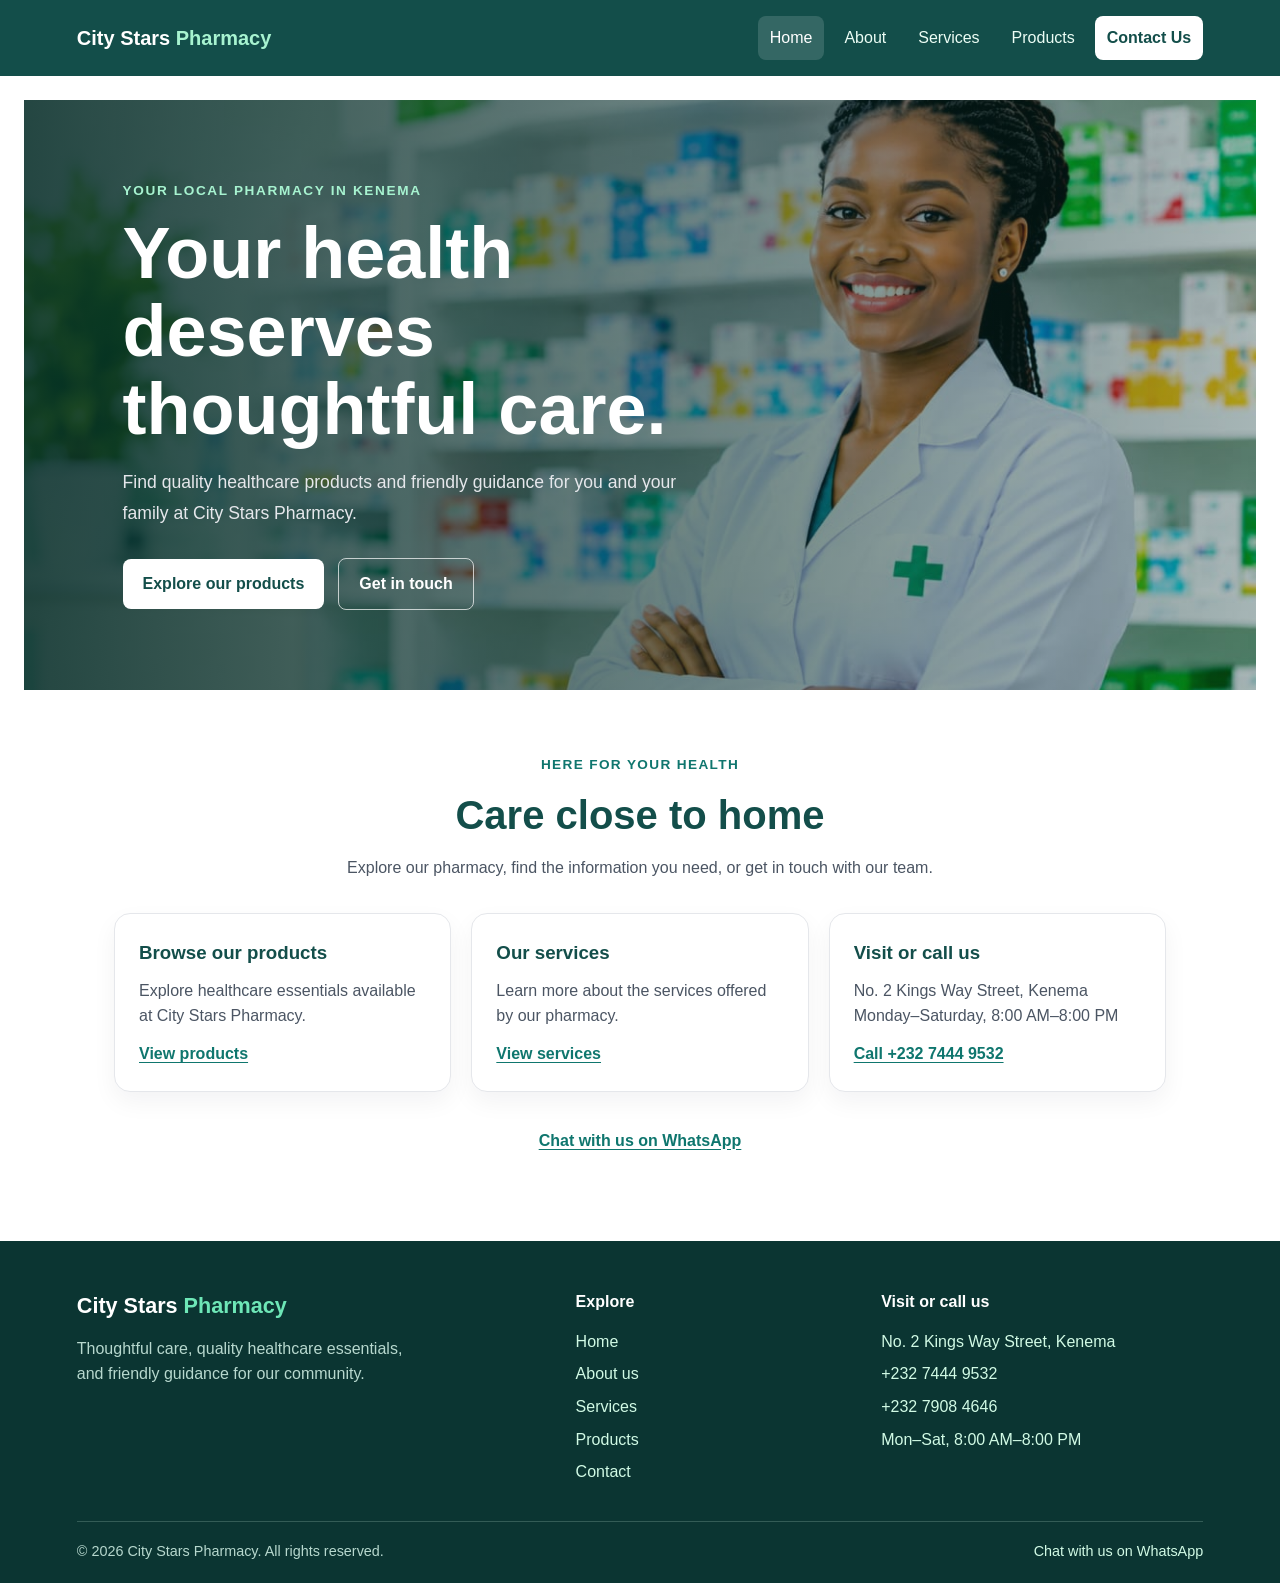
<file: index.html>
<!doctype html>
<html lang="en">
  <head>
    <meta charset="UTF-8" />
    <meta name="viewport" content="width=device-width, initial-scale=1.0" />
    <title>City Stars Pharmacy</title>
    <link rel="stylesheet" href="css/style.css" />
    <link rel="icon" type="image/png" href="images/favicon.png" />
  </head>
  <body>
    <header class="site-header">
      <a class="brand" href="index.html">City Stars <span>Pharmacy</span></a>
      <button class="menu-toggle" type="button" aria-expanded="false" aria-controls="site-nav">
        <span class="menu-toggle-icon" aria-hidden="true"></span>
        <span class="menu-toggle-label">Menu</span>
      </button>
      <nav class="site-nav" id="site-nav" aria-label="Main navigation">
        <ul>
          <li><a href="index.html" aria-current="page">Home</a></li>
          <li><a href="about.html">About</a></li>
          <li><a href="services.html">Services</a></li>
          <li><a href="product.html">Products</a></li>
          <li><a class="nav-contact" href="contact.html">Contact Us</a></li>
        </ul>
      </nav>
    </header>
    <script src="js/navigation.js" defer></script>

<main>
  <section class="home-hero">
    <div class="hero-content">
      <p class="hero-label">Your local pharmacy in Kenema</p>
      <h1>Your health deserves thoughtful care.</h1>
      <p class="hero-description">
        Find quality healthcare products and friendly guidance for you and
        your family at City Stars Pharmacy.
      </p>
      <div class="hero-actions">
        <a href="product.html" class="hero-btn">Explore our products</a>
        <a href="contact.html" class="hero-link">Get in touch</a>
      </div>
    </div>
  </section>

  <section class="home-details" aria-labelledby="home-details-title">
  <div class="home-details-heading">
    <p class="home-section-label">Here for your health</p>
    <h2 id="home-details-title">Care close to home</h2>
    <p>Explore our pharmacy, find the information you need, or get in touch with our team.</p>
  </div>

  <div class="home-details-grid">
    <article class="home-detail-card">
      <h3>Browse our products</h3>
      <p>Explore healthcare essentials available at City Stars Pharmacy.</p>
      <a href="product.html">View products</a>
    </article>

    <article class="home-detail-card">
      <h3>Our services</h3>
      <p>Learn more about the services offered by our pharmacy.</p>
      <a href="services.html">View services</a>
    </article>

    <article class="home-detail-card">
      <h3>Visit or call us</h3>
      <p>No. 2 Kings Way Street, Kenema</p>
      <p>Monday–Saturday, 8:00 AM–8:00 PM</p>
      <a href="tel:+23274449532">Call +232 7444 9532</a>
    </article>
  </div>

  <p class="home-whatsapp">
    <a href="https://wa.me/23274449532" target="_blank" rel="noopener noreferrer">
      Chat with us on WhatsApp
    </a>
  </p>
</section>
</main>
    <footer class="footer">
  <div class="footer-main">
    <section class="footer-about" aria-labelledby="footer-brand">
      <a class="footer-brand" id="footer-brand" href="index.html">City Stars <span>Pharmacy</span></a>
      <p>Thoughtful care, quality healthcare essentials, and friendly guidance for our community.</p>
    </section>
    <nav class="footer-links" aria-label="Footer navigation">
      <h2>Explore</h2>
      <ul>
        <li><a href="index.html">Home</a></li>
        <li><a href="about.html">About us</a></li>
        <li><a href="services.html">Services</a></li>
        <li><a href="product.html">Products</a></li>
        <li><a href="contact.html">Contact</a></li>
      </ul>
    </nav>
    <section class="footer-contact" aria-labelledby="footer-contact-heading">
      <h2 id="footer-contact-heading">Visit or call us</h2>
      <address>
        <p>No. 2 Kings Way Street, Kenema</p>
        <p><a href="tel:+23274449532">+232 7444 9532</a></p>
        <p><a href="tel:+23279084646">+232 7908 4646</a></p>
        <p>Mon–Sat, 8:00 AM–8:00 PM</p>
      </address>
    </section>
  </div>
  <div class="footer-bottom">
    <p>&copy; 2026 City Stars Pharmacy. All rights reserved.</p>
    <a href="https://wa.me/23274449532" target="_blank" rel="noopener noreferrer">Chat with us on WhatsApp</a>
  </div>
</footer>
  </body>
</html>
</file>
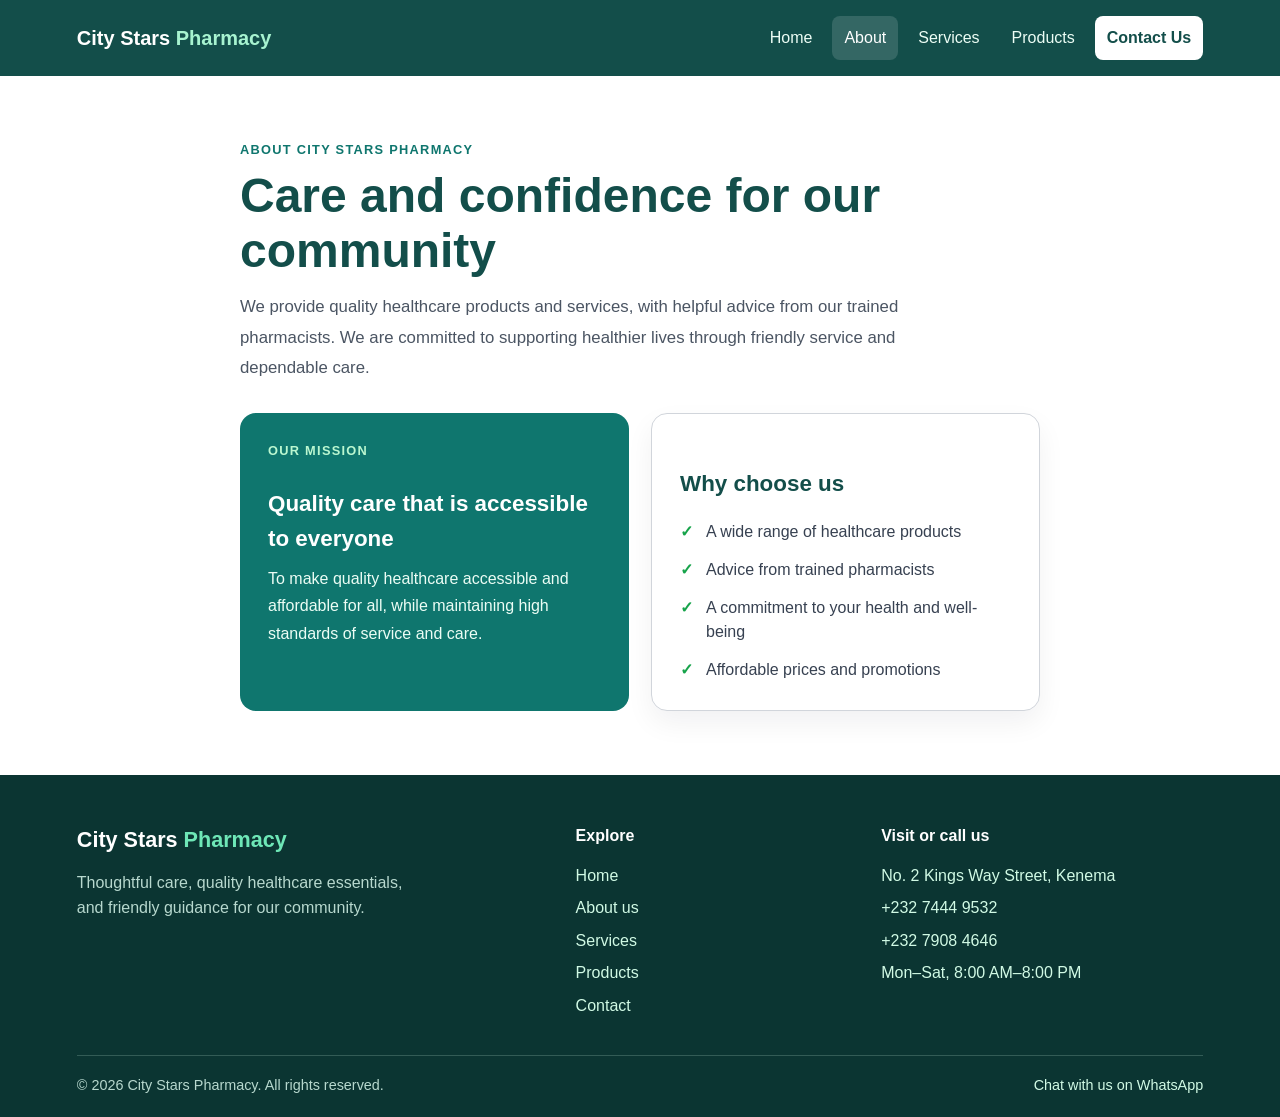
<file: about.html>
<!doctype html>
<html lang="en">
  <head>
    <meta charset="UTF-8" />
    <meta name="viewport" content="width=device-width, initial-scale=1.0" />
    <title>City Stars Pharmacy - About</title>
    <link rel="stylesheet" href="css/style.css" />
    <link rel="icon" type="image/png" href="images/favicon.png" />
  </head>
  <body>
    <header class="site-header">
      <a class="brand" href="index.html">City Stars <span>Pharmacy</span></a>
      <button class="menu-toggle" type="button" aria-expanded="false" aria-controls="site-nav">
        <span class="menu-toggle-icon" aria-hidden="true"></span>
        <span class="menu-toggle-label">Menu</span>
      </button>
      <nav class="site-nav" id="site-nav" aria-label="Main navigation">
        <ul>
          <li><a href="index.html">Home</a></li>
          <li><a href="about.html" aria-current="page">About</a></li>
          <li><a href="services.html">Services</a></li>
          <li><a href="product.html">Products</a></li>
          <li><a class="nav-contact" href="contact.html">Contact Us</a></li>
        </ul>
      </nav>
    </header>
    <script src="js/navigation.js" defer></script>

    <main>

        <section class="page-section about-page">
  <div class="about-heading">
    <p class="about-label">About City Stars Pharmacy</p>
    <h1>Care and confidence for our community</h1>
    <p class="about-intro">
      We provide quality healthcare products and services, with helpful advice
      from our trained pharmacists. We are committed to supporting healthier
      lives through friendly service and dependable care.
    </p>
  </div>

  <div class="about-grid">
    <section class="mission-card">
      <p class="card-label">Our mission</p>
      <h3>Quality care that is accessible to everyone</h3>
      <p>
        To make quality healthcare accessible and affordable for all, while
        maintaining high standards of service and care.
      </p>
    </section>

    <section class="reasons-card">
      <h3>Why choose us</h3>
      <ul class="reasons-list">
        <li>A wide range of healthcare products</li>
        <li>Advice from trained pharmacists</li>
        <li>A commitment to your health and well-being</li>
        <li>Affordable prices and promotions</li>
      </ul>
    </section>
  </div>
</section>

    </main>

    <footer class="footer">
      <div class="footer-main">
        <section class="footer-about" aria-labelledby="footer-brand">
          <a class="footer-brand" id="footer-brand" href="index.html">City Stars <span>Pharmacy</span></a>
          <p>Thoughtful care, quality healthcare essentials, and friendly guidance for our community.</p>
        </section>
        <nav class="footer-links" aria-label="Footer navigation">
          <h2>Explore</h2>
          <ul>
            <li><a href="index.html">Home</a></li>
            <li><a href="about.html">About us</a></li>
            <li><a href="services.html">Services</a></li>
            <li><a href="product.html">Products</a></li>
            <li><a href="contact.html">Contact</a></li>
          </ul>
        </nav>
        <section class="footer-contact" aria-labelledby="footer-contact-heading">
          <h2 id="footer-contact-heading">Visit or call us</h2>
          <address>
            <p>No. 2 Kings Way Street, Kenema</p>
            <p><a href="tel:+23274449532">+232 7444 9532</a></p>
            <p><a href="tel:+23279084646">+232 7908 4646</a></p>
            <p>Mon–Sat, 8:00 AM–8:00 PM</p>
          </address>
        </section>
      </div>
      <div class="footer-bottom">
        <p>&copy; 2026 City Stars Pharmacy. All rights reserved.</p>
        <a href="https://wa.me/23274449532" target="_blank" rel="noopener noreferrer">Chat with us on WhatsApp</a>
      </div>
    </footer>

  </body>
</html>
</file>
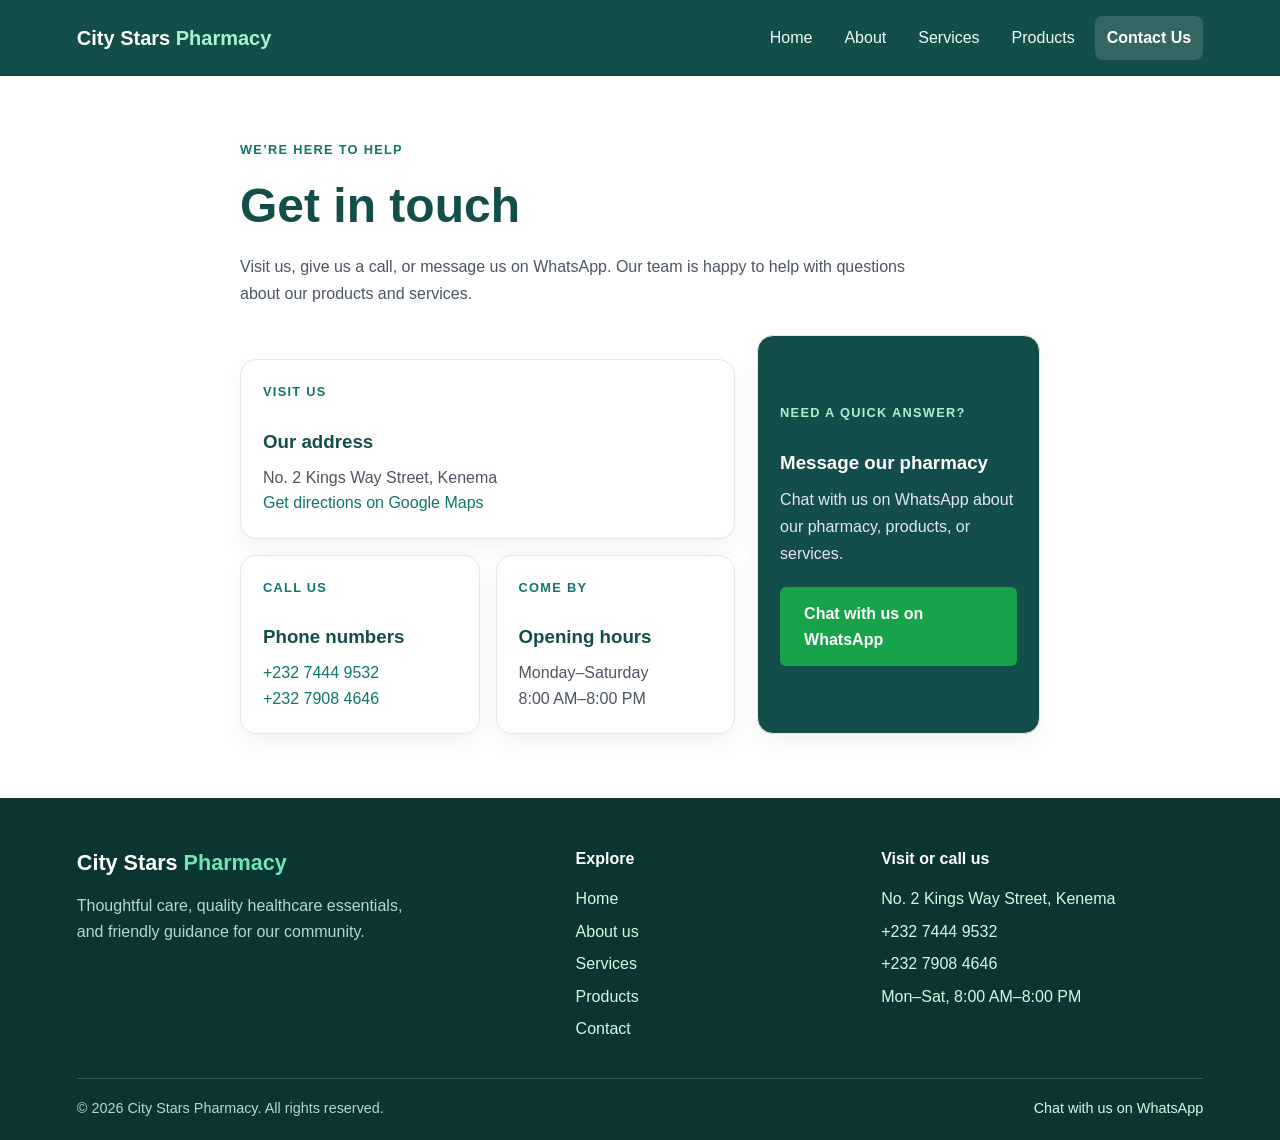
<file: contact.html>
<!doctype html>
<html lang="en">
  <head>
    <meta charset="UTF-8" />
    <meta name="viewport" content="width=device-width, initial-scale=1.0" />
    <title>City Stars Pharmacy - Contact</title>
    <link rel="stylesheet" href="css/style.css" />
    <link rel="icon" type="image/png" href="images/favicon.png" />
  </head>
  <body>
    <header class="site-header">
      <a class="brand" href="index.html">City Stars <span>Pharmacy</span></a>
      <button class="menu-toggle" type="button" aria-expanded="false" aria-controls="site-nav">
        <span class="menu-toggle-icon" aria-hidden="true"></span>
        <span class="menu-toggle-label">Menu</span>
      </button>
      <nav class="site-nav" id="site-nav" aria-label="Main navigation">
        <ul>
          <li><a href="index.html">Home</a></li>
          <li><a href="about.html">About</a></li>
          <li><a href="services.html">Services</a></li>
          <li><a href="product.html">Products</a></li>
          <li><a class="nav-contact" href="contact.html" aria-current="page">Contact Us</a></li>
        </ul>
      </nav>
    </header>
    <script src="js/navigation.js" defer></script>

    <main>

      <section class="page-section contact-page">
  <div class="contact-heading">
    <p class="contact-label">We’re here to help</p>
    <h1>Get in touch</h1>
    <p>
      Visit us, give us a call, or message us on WhatsApp. Our team is happy to
      help with questions about our products and services.
    </p>
  </div>

  <div class="contact-layout">
    <ul class="contact-grid">
      <li class="contact-card">
        <p class="contact-card-label">Visit us</p>
        <h3>Our address</h3>
        <p>No. 2 Kings Way Street, Kenema</p>
        <p>
          <a
            href="https://www.google.com/maps/dir/?api=1&amp;destination=No%202%20Kings%20Way%20Street%2C%20Kenema%2C%20Sierra%20Leone"
            target="_blank"
            rel="noopener noreferrer"
          >
            Get directions on Google Maps
          </a>
        </p>
      </li>

      <li class="contact-card">
        <p class="contact-card-label">Call us</p>
        <h3>Phone numbers</h3>
        <p><a href="tel:+23274449532">+232 7444 9532</a></p>
        <p><a href="tel:+23279084646">+232 7908 4646</a></p>
      </li>

      <li class="contact-card">
        <p class="contact-card-label">Come by</p>
        <h3>Opening hours</h3>
        <p>Monday–Saturday</p>
        <p>8:00 AM–8:00 PM</p>
      </li>
    </ul>

    <aside class="contact-cta">
      <p class="contact-card-label">Need a quick answer?</p>
      <h3>Message our pharmacy</h3>
      <p>
        Chat with us on WhatsApp about our pharmacy, products, or services.
      </p>
      <a
        class="whatsapp-btn"
        href="https://wa.me/23274449532"
        target="_blank"
        rel="noopener noreferrer"
      >
        Chat with us on WhatsApp
      </a>
    </aside>
  </div>
</section>

    </main>

    <footer class="footer">
      <div class="footer-main">
        <section class="footer-about" aria-labelledby="footer-brand">
          <a class="footer-brand" id="footer-brand" href="index.html">City Stars <span>Pharmacy</span></a>
          <p>Thoughtful care, quality healthcare essentials, and friendly guidance for our community.</p>
        </section>
        <nav class="footer-links" aria-label="Footer navigation">
          <h2>Explore</h2>
          <ul>
            <li><a href="index.html">Home</a></li>
            <li><a href="about.html">About us</a></li>
            <li><a href="services.html">Services</a></li>
            <li><a href="product.html">Products</a></li>
            <li><a href="contact.html">Contact</a></li>
          </ul>
        </nav>
        <section class="footer-contact" aria-labelledby="footer-contact-heading">
          <h2 id="footer-contact-heading">Visit or call us</h2>
          <address>
            <p>No. 2 Kings Way Street, Kenema</p>
            <p><a href="tel:+23274449532">+232 7444 9532</a></p>
            <p><a href="tel:+23279084646">+232 7908 4646</a></p>
            <p>Mon–Sat, 8:00 AM–8:00 PM</p>
          </address>
        </section>
      </div>
      <div class="footer-bottom">
        <p>&copy; 2026 City Stars Pharmacy. All rights reserved.</p>
        <a href="https://wa.me/23274449532" target="_blank" rel="noopener noreferrer">Chat with us on WhatsApp</a>
      </div>
    </footer>

  </body>
</html>
</file>
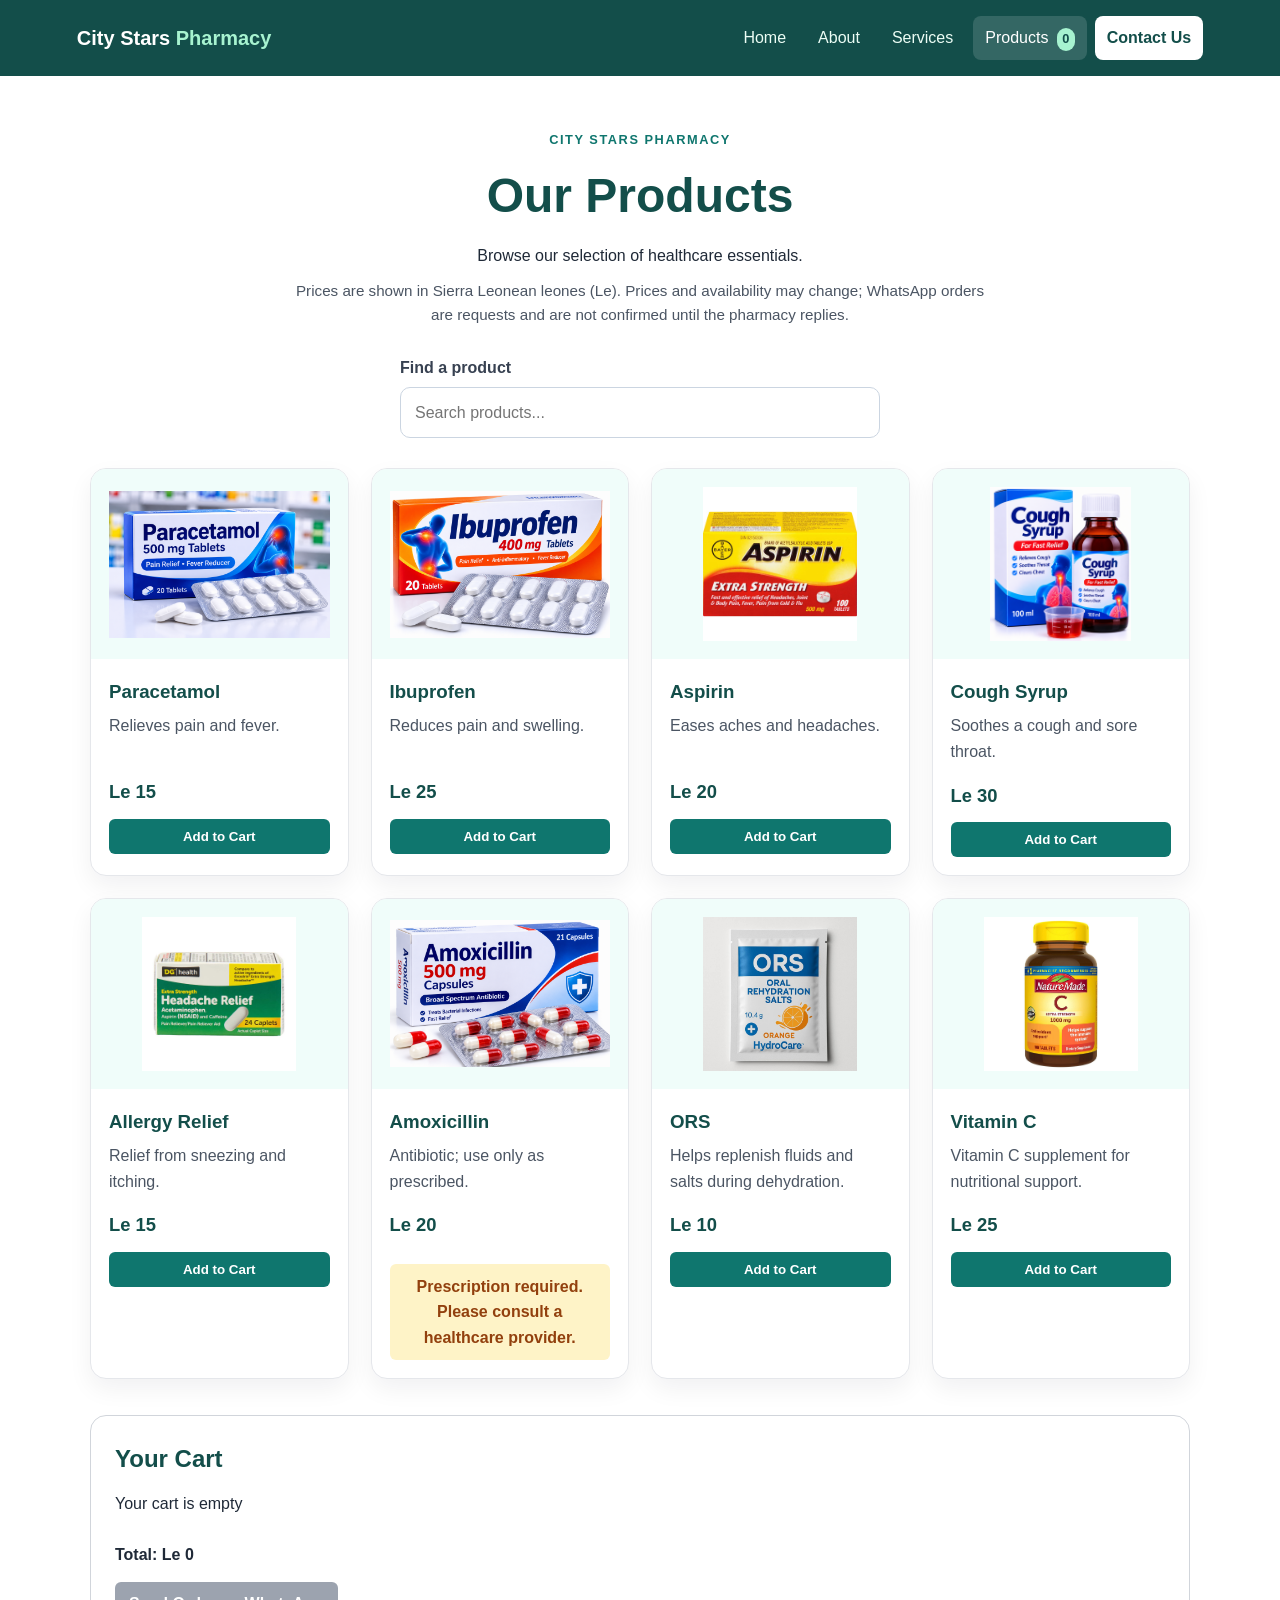
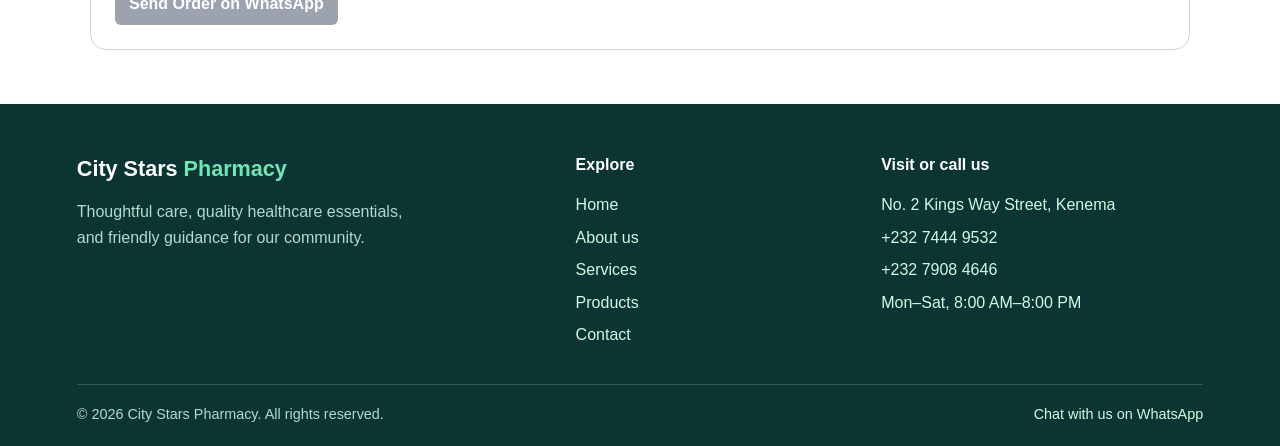
<file: product.html>
<!doctype html>
<html lang="en">
  <head>
    <meta charset="UTF-8" />
    <meta name="viewport" content="width=device-width, initial-scale=1.0" />
    <title>City Stars Pharmacy - Products</title>
    <link rel="stylesheet" href="css/style.css" />
    <link rel="icon" type="image/png" href="images/favicon.png" />
    <style>
      .cart-count {
        display: inline-block;
        min-width: 1.4em;
        margin-left: 4px;
        padding: 0.1em 0.35em;
        border-radius: 999px;
        background: #a7f3d0;
        color: #134e4a;
        font-size: 0.8em;
        font-weight: bold;
        text-align: center;
      }

      .cart-section {
        margin-top: 36px;
        padding: 24px;
        border: 1px solid #d1d5db;
        border-radius: 16px;
        background: #fff;
      }

      .cart-section h2 {
        margin-bottom: 12px;
        color: #134e4a;
      }

      #cart-items {
        display: grid;
        gap: 10px;
        margin: 12px 0;
        padding: 0;
        list-style: none;
      }

      #cart-items li {
        display: flex;
        align-items: center;
        justify-content: space-between;
        gap: 12px;
      }

      .cart-remove,
      .whatsapp-order {
        padding: 9px 14px;
        border: 0;
        border-radius: 6px;
        font: inherit;
        cursor: pointer;
      }

      .cart-remove {
        background: #f3f4f6;
        color: #374151;
      }

      .cart-total {
        margin: 14px 0;
        font-weight: bold;
      }

      .whatsapp-order {
        background: #16a34a;
        color: white;
        font-weight: bold;
      }

      .whatsapp-order:disabled {
        background: #9ca3af;
        cursor: not-allowed;
      }
    </style>
  </head>
  <body>
    <header class="site-header">
      <a class="brand" href="index.html">City Stars <span>Pharmacy</span></a>
      <button class="menu-toggle" type="button" aria-expanded="false" aria-controls="site-nav">
        <span class="menu-toggle-icon" aria-hidden="true"></span>
        <span class="menu-toggle-label">Menu</span>
      </button>
      <nav class="site-nav" id="site-nav" aria-label="Main navigation">
        <ul>
          <li><a href="index.html">Home</a></li>
          <li><a href="about.html">About</a></li>
          <li><a href="services.html">Services</a></li>
          <li>
            <a href="product.html" aria-current="page">
              Products <span id="cart-count" class="cart-count" aria-live="polite">0</span>
            </a>
          </li>
          <li><a class="nav-contact" href="contact.html">Contact Us</a></li>
        </ul>
      </nav>
    </header>

    <main>
      <section class="product-page">
    <div class="product-heading">
      <p class="product-label">City Stars Pharmacy</p>
      <h1>Our Products</h1>
      <p>Browse our selection of healthcare essentials.</p>
      <p class="product-notice">
        Prices are shown in Sierra Leonean leones (Le). Prices and availability may change;
        WhatsApp orders are requests and are not confirmed until the pharmacy replies.
      </p>
    </div>

    <div class="product-search">
      <label for="search">Find a product</label>
      <input
        type="search"
        id="search"
        placeholder="Search products..."
      />
    </div>

    <ul id="product-list" class="product-grid">
      <li class="product-card" data-name="Paracetamol" data-price="15">
        <img
          src="images/Paracetamol.png"
          alt="Paracetamol medicine"
        />
        <div class="product-info">
          <h3>Paracetamol</h3>
          <p>Relieves pain and fever.</p>
          <div class="product-purchase">
            <span class="price">Le 15</span>
            <button class="add-btn" type="button">Add to Cart</button>
          </div>
        </div>
      </li>

      <li class="product-card" data-name="Ibuprofen" data-price="25">
        <img
          src="images/Ibuprofen.png"
          alt="Ibuprofen medicine"
        />
        <div class="product-info">
          <h3>Ibuprofen</h3>
          <p>Reduces pain and swelling.</p>
          <div class="product-purchase">
            <span class="price">Le 25</span>
            <button class="add-btn" type="button">Add to Cart</button>
          </div>
        </div>
      </li>

      <li class="product-card" data-name="Aspirin" data-price="20">
        <img
          src="images/Aspirin.png"
          alt="Aspirin medicine"
        />
        <div class="product-info">
          <h3>Aspirin</h3>
          <p>Eases aches and headaches.</p>
          <div class="product-purchase">
            <span class="price">Le 20</span>
            <button class="add-btn" type="button">Add to Cart</button>
          </div>
        </div>
      </li>

      <li class="product-card" data-name="Cough Syrup" data-price="30">
        <img
          src="images/syrup.png"
          alt="Cough syrup"
        />
        <div class="product-info">
          <h3>Cough Syrup</h3>
          <p>Soothes a cough and sore throat.</p>
          <div class="product-purchase">
            <span class="price">Le 30</span>
            <button class="add-btn" type="button">Add to Cart</button>
          </div>
        </div>
      </li>

      <li class="product-card" data-name="Allergy Relief" data-price="15">
        <img
          src="images/relief.jpg"
          alt="Allergy relief product"
        />
        <div class="product-info">
          <h3>Allergy Relief</h3>
          <p>Relief from sneezing and itching.</p>
          <div class="product-purchase">
            <span class="price">Le 15</span>
            <button class="add-btn" type="button">Add to Cart</button>
          </div>
        </div>
      </li>

      <li class="product-card" data-name="Amoxicillin" data-price="20">
        <img
          src="images/Amoxicillin.png"
          alt="Amoxicillin medicine"
        />
        <div class="product-info">
          <h3>Amoxicillin</h3>
          <p>Antibiotic; use only as prescribed.</p>
          <div class="product-purchase">
            <span class="price">Le 20</span>
            <p class="rx-note">Prescription required. Please consult a healthcare provider.</p>
          </div>
        </div>
      </li>

      <li class="product-card" data-name="ORS" data-price="10">
        <img
          src="images/ORS.jpg"
          alt="Oral rehydration salts"
        />
        <div class="product-info">
          <h3>ORS</h3>
          <p>Helps replenish fluids and salts during dehydration.</p>
          <div class="product-purchase">
            <span class="price">Le 10</span>
            <button class="add-btn" type="button">Add to Cart</button>
          </div>
        </div>
      </li>

      <li class="product-card" data-name="Vitamin C" data-price="25">
        <img
          src="images/vitaminc.jpg"
          alt="Vitamin C supplement"
        />
        <div class="product-info">
          <h3>Vitamin C</h3>
          <p>Vitamin C supplement for nutritional support.</p>
          <div class="product-purchase">
            <span class="price">Le 25</span>
            <button class="add-btn" type="button">Add to Cart</button>
          </div>
        </div>
      </li>
    </ul>

    <section class="cart-section" aria-labelledby="cart-heading">
      <h2 id="cart-heading">Your Cart</h2>
      <p id="cart-empty">Your cart is empty</p>
      <ul id="cart-items" aria-live="polite"></ul>
      <p class="cart-total">Total: <span id="cart-total">Le 0</span></p>
      <button id="whatsapp-order" class="whatsapp-order" type="button" disabled>
        Send Order on WhatsApp
      </button>
    </section>
  </section>
    </main>

    <footer class="footer">
      <div class="footer-main">
        <section class="footer-about" aria-labelledby="footer-brand">
          <a class="footer-brand" id="footer-brand" href="index.html">City Stars <span>Pharmacy</span></a>
          <p>Thoughtful care, quality healthcare essentials, and friendly guidance for our community.</p>
        </section>
        <nav class="footer-links" aria-label="Footer navigation">
          <h2>Explore</h2>
          <ul>
            <li><a href="index.html">Home</a></li>
            <li><a href="about.html">About us</a></li>
            <li><a href="services.html">Services</a></li>
            <li><a href="product.html">Products</a></li>
            <li><a href="contact.html">Contact</a></li>
          </ul>
        </nav>
        <section class="footer-contact" aria-labelledby="footer-contact-heading">
          <h2 id="footer-contact-heading">Visit or call us</h2>
          <address>
            <p>No. 2 Kings Way Street, Kenema</p>
            <p><a href="tel:+23274449532">+232 7444 9532</a></p>
            <p><a href="tel:+23279084646">+232 7908 4646</a></p>
            <p>Mon–Sat, 8:00 AM–8:00 PM</p>
          </address>
        </section>
      </div>
      <div class="footer-bottom">
        <p>&copy; 2026 City Stars Pharmacy. All rights reserved.</p>
        <a href="https://wa.me/23274449532" target="_blank" rel="noopener noreferrer">Chat with us on WhatsApp</a>
      </div>
    </footer>
    <script src="js/navigation.js" defer></script>
    <script src="js/main.js"></script>
  </body>
</html>
</file>
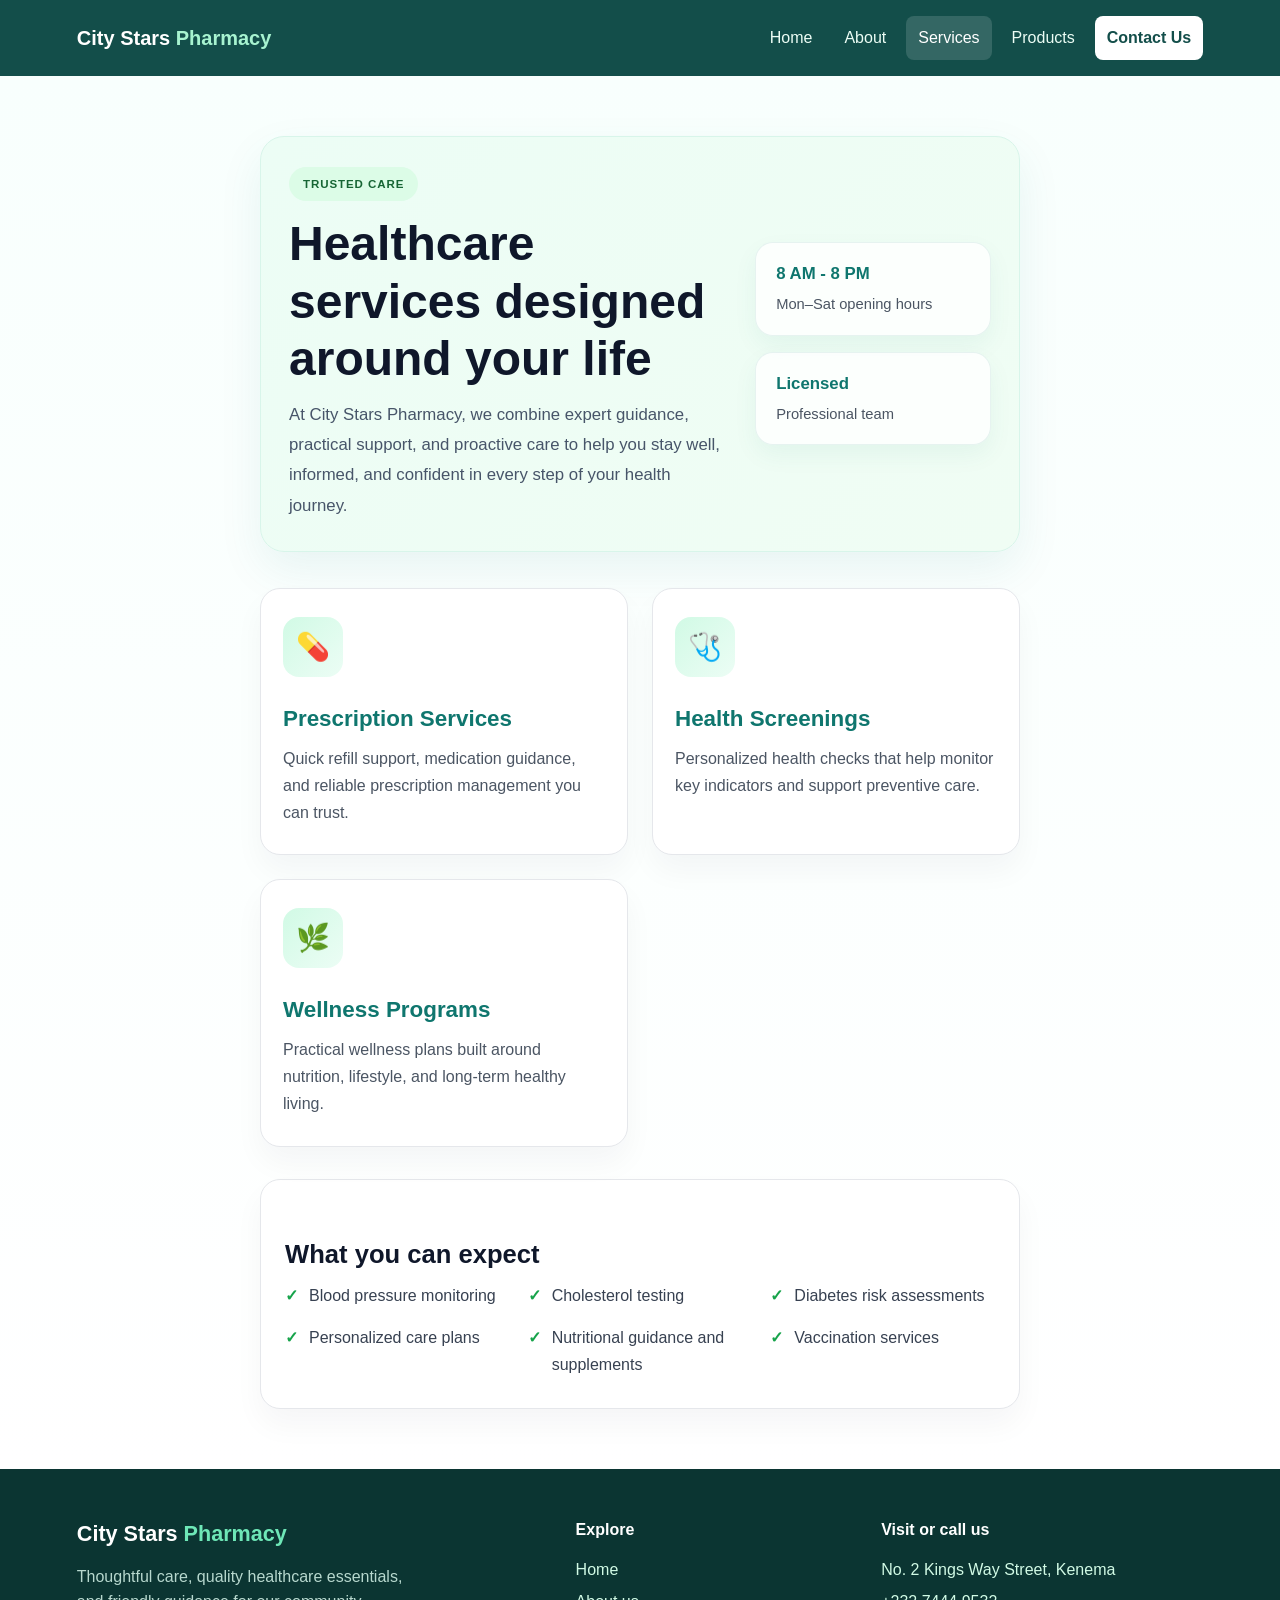
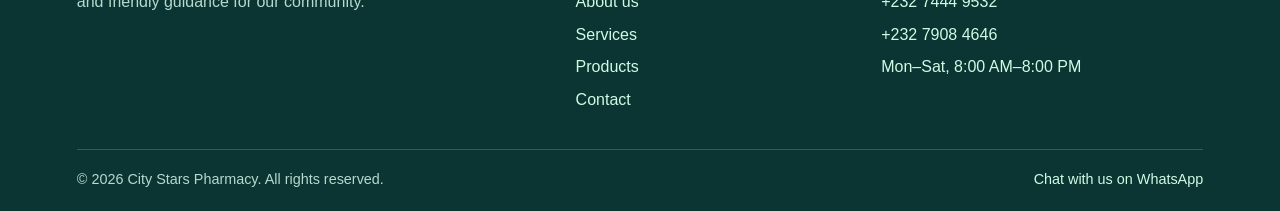
<file: services.html>
<!doctype html>
<html lang="en">
  <head>
    <meta charset="UTF-8" />
    <meta name="viewport" content="width=device-width, initial-scale=1.0" />
    <title>City Stars Pharmacy - Services</title>
    <link rel="stylesheet" href="css/style.css" />
    <link rel="icon" type="image/png" href="images/favicon.png" />
  </head>
  <body>
    <header class="site-header">
      <a class="brand" href="index.html">City Stars <span>Pharmacy</span></a>
      <button class="menu-toggle" type="button" aria-expanded="false" aria-controls="site-nav">
        <span class="menu-toggle-icon" aria-hidden="true"></span>
        <span class="menu-toggle-label">Menu</span>
      </button>
      <nav class="site-nav" id="site-nav" aria-label="Main navigation">
        <ul>
          <li><a href="index.html">Home</a></li>
          <li><a href="about.html">About</a></li>
          <li><a href="services.html" aria-current="page">Services</a></li>
          <li><a href="product.html">Products</a></li>
          <li><a class="nav-contact" href="contact.html">Contact Us</a></li>
        </ul>
      </nav>
    </header>
    <script src="js/navigation.js" defer></script>

   <main class="services-main">
  <section class="page-section service-showcase">
    <div class="service-hero">
      <div class="service-copy">
        <span class="pill">Trusted care</span>
        <h1>Healthcare services designed around your life</h1>
        <p>
          At City Stars Pharmacy, we combine expert guidance, practical support,
          and proactive care to help you stay well, informed, and confident in
          every step of your health journey.
        </p>
      </div>

      <div class="service-highlight">
        <div class="mini-stat">
          <strong>8 AM - 8 PM</strong>
          <span>Mon–Sat opening hours</span>
        </div>
        <div class="mini-stat">
          <strong>Licensed</strong>
          <span>Professional team</span>
        </div>
      </div>
    </div>

    <ul class="service-grid premium-grid">
      <li class="service-card premium-card">
        <div class="service-icon">💊</div>
        <h3>Prescription Services</h3>
        <p>
          Quick refill support, medication guidance, and reliable prescription
          management you can trust.
        </p>
      </li>

      <li class="service-card premium-card">
        <div class="service-icon">🩺</div>
        <h3>Health Screenings</h3>
        <p>
          Personalized health checks that help monitor key indicators and support
          preventive care.
        </p>
      </li>

      <li class="service-card premium-card">
        <div class="service-icon">🌿</div>
        <h3>Wellness Programs</h3>
        <p>
          Practical wellness plans built around nutrition, lifestyle, and long-term
          healthy living.
        </p>
      </li>
    </ul>

    <div class="service-detail premium-detail">
      <h3>What you can expect</h3>
      <ul class="feature-list">
        <li>Blood pressure monitoring</li>
        <li>Cholesterol testing</li>
        <li>Diabetes risk assessments</li>
        <li>Personalized care plans</li>
        <li>Nutritional guidance and supplements</li>
        <li>Vaccination services</li>
      </ul>
    </div>
  </section>
</main>

    <footer class="footer">
      <div class="footer-main">
        <section class="footer-about" aria-labelledby="footer-brand">
          <a class="footer-brand" id="footer-brand" href="index.html">City Stars <span>Pharmacy</span></a>
          <p>Thoughtful care, quality healthcare essentials, and friendly guidance for our community.</p>
        </section>
        <nav class="footer-links" aria-label="Footer navigation">
          <h2>Explore</h2>
          <ul>
            <li><a href="index.html">Home</a></li>
            <li><a href="about.html">About us</a></li>
            <li><a href="services.html">Services</a></li>
            <li><a href="product.html">Products</a></li>
            <li><a href="contact.html">Contact</a></li>
          </ul>
        </nav>
        <section class="footer-contact" aria-labelledby="footer-contact-heading">
          <h2 id="footer-contact-heading">Visit or call us</h2>
          <address>
            <p>No. 2 Kings Way Street, Kenema</p>
            <p><a href="tel:+23274449532">+232 7444 9532</a></p>
            <p><a href="tel:+23279084646">+232 7908 4646</a></p>
            <p>Mon–Sat, 8:00 AM–8:00 PM</p>
          </address>
        </section>
      </div>
      <div class="footer-bottom">
        <p>&copy; 2026 City Stars Pharmacy. All rights reserved.</p>
        <a href="https://wa.me/23274449532" target="_blank" rel="noopener noreferrer">Chat with us on WhatsApp</a>
      </div>
    </footer>

  </body>
</html>
</file>
<file: css/style.css>
* {
    margin: 0;
    padding: 0;
    box-sizing: border-box;
}

.rx-note {
    margin-top: 12px;
    padding: 10px;
    background-color: #fef3c7;
    color: #92400e;
    font-weight: bold;
    text-align: center;
    border-radius: 6px;
}

body {
    font-family: Arial, sans-serif;
    color: #1f2937;
    line-height: 1.6;
}

.site-header {
    display: flex;
    justify-content: space-between;
    align-items: center;
    gap: 20px;
    padding: 16px 6%;
    background: #134e4a;
    color: white;
}

.brand {
    color: white;
    font-size: 1.25rem;
    font-weight: bold;
    text-decoration: none;
    white-space: nowrap;
}

.brand span {
    color: #a7f3d0;
}

.site-header .site-nav ul {
    display: flex;
    align-items: center;
    flex-wrap: wrap;
    gap: 8px;
    margin: 0;
    padding: 0;
    list-style: none;
}

.menu-toggle {
    display: none;
    align-items: center;
    gap: 10px;
    padding: 8px 10px;
    border: 1px solid rgba(255, 255, 255, 0.45);
    border-radius: 8px;
    background: transparent;
    color: white;
    font: inherit;
    cursor: pointer;
}

.menu-toggle:focus-visible {
    outline: 3px solid #facc15;
    outline-offset: 3px;
}

.menu-toggle-icon,
.menu-toggle-icon::before,
.menu-toggle-icon::after {
    display: block;
    width: 20px;
    height: 2px;
    border-radius: 2px;
    background: currentColor;
}

.menu-toggle-icon {
    position: relative;
}

.menu-toggle-icon::before,
.menu-toggle-icon::after {
    position: absolute;
    left: 0;
    content: "";
}

.menu-toggle-icon::before {
    top: -6px;
}

.menu-toggle-icon::after {
    top: 6px;
}

.site-nav a {
    display: block;
    padding: 9px 12px;
    border-radius: 8px;
    color: #ecfdf5;
    text-decoration: none;
    transition: background-color 0.2s ease, color 0.2s ease;
}

.site-nav a:hover,
.site-nav a[aria-current="page"] {
    background: rgba(255, 255, 255, 0.14);
    color: white;
}

.site-nav .nav-contact {
    background: white;
    color: #134e4a;
    font-weight: bold;
}

.site-nav .nav-contact:hover {
    background: #d1fae5;
    color: #134e4a;
}

.site-nav a:focus-visible,
.brand:focus-visible,
.hero-btn:focus-visible,
.hero-link:focus-visible {
    outline: 3px solid #facc15;
    outline-offset: 3px;
}

.home-hero {
    display: flex;
    align-items: center;
    min-height: 540px;
    padding: 80px 8%;
    background:
        linear-gradient(90deg, rgba(6, 45, 40, 0.88), rgba(6, 45, 40, 0.32)),
        url("../images/hero.jpeg") center / cover no-repeat;
    color: white;
}

.hero-content {
    max-width: 680px;
}

.hero-label {
    margin-bottom: 14px;
    color: #a7f3d0;
    font-size: 0.85rem;
    font-weight: bold;
    letter-spacing: 0.12em;
    text-transform: uppercase;
}

.hero-content h1 {
    margin-bottom: 18px;
    font-size: clamp(2.5rem, 6vw, 4.5rem);
    line-height: 1.08;
}

.hero-description {
    max-width: 560px;
    margin-bottom: 28px;
    color: #e5e7eb;
    font-size: 1.1rem;
    line-height: 1.8;
}

.hero-actions {
    display: flex;
    align-items: center;
    flex-wrap: wrap;
    gap: 14px;
}

.hero-btn,
.hero-link {
    display: inline-block;
    padding: 12px 20px;
    border-radius: 8px;
    font-weight: bold;
    text-decoration: none;
}

.hero-btn {
    background: white;
    color: #134e4a;
}

.hero-btn:hover {
    background: #d1fae5;
}

.hero-link {
    border: 1px solid rgba(255, 255, 255, 0.7);
    color: white;
}

.hero-link:hover {
    background: rgba(255, 255, 255, 0.12);
}

@media (max-width: 700px) {
    .site-header {
        flex-wrap: wrap;
        align-items: center;
        padding: 16px 5%;
    }

    .menu-toggle {
        display: inline-flex;
        margin-left: auto;
    }

    .site-header .site-nav {
        display: none;
        flex-basis: 100%;
    }

    .site-header.menu-open .site-nav {
        display: block;
    }

    .site-header .site-nav ul {
        align-items: stretch;
        flex-direction: column;
        gap: 4px;
        padding-top: 12px;
    }

    .site-nav a {
        padding: 8px;
    }

    .site-nav .nav-contact {
        display: inline-block;
    }

    .home-hero {
        min-height: 480px;
        margin: -24px -24px 0;
        padding: 60px 7%;
        background-position: center;
    }
}

.footer {
    padding: 48px 6% 20px;
    background: #0b3532;
    color: #d1fae5;
}

.footer-main {
    display: grid;
    grid-template-columns: minmax(220px, 1.4fr) minmax(140px, 0.8fr) minmax(220px, 1fr);
    gap: 48px;
    max-width: 1200px;
    margin: 0 auto;
    padding-bottom: 36px;
}

.footer-brand {
    display: inline-block;
    margin-bottom: 12px;
    color: white;
    font-size: 1.35rem;
    font-weight: 700;
    text-decoration: none;
}

.footer-brand span {
    color: #6ee7b7;
}

.footer-about p {
    max-width: 340px;
    color: #b7d8ce;
}

.footer h2 {
    margin-bottom: 14px;
    color: white;
    font-size: 1rem;
}

.footer-links ul {
    display: grid;
    gap: 7px;
    margin: 0;
    padding: 0;
    list-style: none;
}

.footer a:not(.footer-brand) {
    color: #d1fae5;
    text-decoration: none;
}

.footer a:not(.footer-brand):hover {
    color: white;
    text-decoration: underline;
    text-underline-offset: 3px;
}

.footer a:focus-visible {
    outline: 3px solid #facc15;
    outline-offset: 3px;
    border-radius: 2px;
}

.footer-contact address {
    display: grid;
    gap: 7px;
    font-style: normal;
}

.footer-bottom {
    display: flex;
    align-items: center;
    justify-content: space-between;
    gap: 16px;
    max-width: 1200px;
    margin: 0 auto;
    padding-top: 18px;
    border-top: 1px solid rgba(209, 250, 229, 0.2);
    color: #b7d8ce;
    font-size: 0.9rem;
}

@media (max-width: 700px) {
    .footer {
        padding: 36px 5% 18px;
    }

    .footer-main {
        grid-template-columns: repeat(2, minmax(0, 1fr));
        gap: 30px 24px;
    }

    .footer-about {
        grid-column: 1 / -1;
    }
}

@media (max-width: 440px) {
    .footer-main {
        grid-template-columns: 1fr;
        gap: 24px;
    }

    .footer-about {
        grid-column: auto;
    }

    .footer-bottom {
        align-items: flex-start;
        flex-direction: column;
        gap: 8px;
    }
}

main {
    padding: 24px;
}

.product-page {
    max-width: 1100px;
    margin: 0 auto;
    padding: 30px 0;
}

.product-heading {
    margin-bottom: 28px;
    text-align: center;
}

.product-label {
    color: #0f766e;
    font-size: 0.8rem;
    font-weight: bold;
    letter-spacing: 0.12em;
    text-transform: uppercase;
}

.product-heading h1 {
    margin: 8px 0;
    color: #134e4a;
    font-size: clamp(2rem, 5vw, 3rem);
}

.product-heading > p:last-child {
    color: #4b5563;
}

.product-notice {
    max-width: 700px;
    margin: 10px auto 0;
    color: #4b5563;
    font-size: 0.95rem;
}

.product-search {
    max-width: 480px;
    margin: 0 auto 30px;
}

.product-search label {
    display: block;
    margin-bottom: 6px;
    color: #374151;
    font-weight: bold;
}

.product-search input {
    width: 100%;
    padding: 12px 14px;
    border: 1px solid #cbd5e1;
    border-radius: 10px;
    font: inherit;
}

.product-search input:focus {
    border-color: #0f766e;
    outline: 3px solid #ccfbf1;
}

#product-list.product-grid {
    display: grid;
    grid-template-columns: repeat(auto-fit, minmax(220px, 1fr));
    gap: 22px;
    margin: 0;
    padding: 0;
    list-style: none;
}

.product-card {
    overflow: hidden;
    border: 1px solid #e5e7eb;
    border-radius: 16px;
    background: white;
    box-shadow: 0 10px 24px rgba(15, 23, 42, 0.06);
    transition: transform 0.2s ease, box-shadow 0.2s ease;
}

.product-card:hover {
    transform: translateY(-4px);
    box-shadow: 0 16px 30px rgba(15, 118, 110, 0.12);
}

.product-card > img {
    display: block;
    width: 100%;
    height: 190px;
    margin: 0;
    padding: 18px;
    background: #f0fdfa;
    object-fit: contain;
}

.product-info {
    padding: 18px;
}

.product-info h3 {
    margin: 0 0 6px;
    color: #134e4a;
}

.product-info > p {
    min-height: 48px;
    color: #4b5563;
}

.product-purchase {
    display: flex;
    flex-direction: column;
    gap: 12px;
    margin-top: 16px;
}

.product-purchase .price {
    margin: 0;
    color: #134e4a;
    font-size: 1.15rem;
    font-weight: bold;
}

.product-purchase .add-btn {
    width: 100%;
    margin: 0;
    background: #0f766e;
}

.product-purchase .add-btn:hover {
    background: #115e59;
}

@media (max-width: 600px) {
    .product-page {
        padding: 18px 0;
    }

    #product-list.product-grid {
        grid-template-columns: 1fr;
    }
}

.contact-page {
    max-width: 1000px;
    padding: 40px 0;
}

.contact-heading {
    max-width: 680px;
    margin-bottom: 28px;
}

.contact-label,
.contact-card-label {
    color: #0f766e;
    font-size: 0.8rem;
    font-weight: bold;
    letter-spacing: 0.1em;
    text-transform: uppercase;
}

.contact-heading h1 {
    margin: 8px 0;
    color: #134e4a;
    font-size: clamp(2rem, 5vw, 3rem);
}

.contact-heading > p:last-child {
    color: #4b5563;
    line-height: 1.7;
}

.contact-layout {
    display: grid;
    grid-template-columns: 1.4fr 0.8fr;
    gap: 22px;
    align-items: stretch;
}

.contact-grid {
    display: grid;
    grid-template-columns: 1fr 1fr;
    gap: 16px;
    margin: 0;
    padding: 0;
    list-style: none;
}

.contact-card,
.contact-cta {
    padding: 22px;
    border: 1px solid #e5e7eb;
    border-radius: 16px;
    background: white;
    box-shadow: 0 10px 24px rgba(15, 23, 42, 0.05);
}

.contact-card:first-child {
    grid-column: 1 / -1;
}

.contact-card h3,
.contact-cta h3 {
    margin: 6px 0 10px;
    color: #134e4a;
}

.contact-card > p:not(.contact-card-label) {
    color: #4b5563;
}

.contact-card a {
    color: #0f766e;
    text-decoration: none;
}

.contact-card a:hover {
    text-decoration: underline;
}

.contact-cta {
    display: flex;
    flex-direction: column;
    align-items: flex-start;
    justify-content: center;
    background: #134e4a;
    color: white;
}

.contact-cta .contact-card-label {
    color: #a7f3d0;
}

.contact-cta h3 {
    color: white;
}

.contact-cta > p:not(.contact-card-label) {
    margin-bottom: 20px;
    color: #e5e7eb;
    line-height: 1.7;
}

.contact-cta .whatsapp-btn {
    margin: 0;
    background: #16a34a;
}

.contact-cta .whatsapp-btn:hover {
    background: #15803d;
}

@media (max-width: 700px) {
    .contact-page {
        padding: 24px 0;
    }

    .contact-layout,
    .contact-grid {
        grid-template-columns: 1fr;
    }

    .contact-card:first-child {
        grid-column: auto;
    }
}

.about-page {
    max-width: 1000px;
    padding: 40px 0;
}

.about-heading {
    max-width: 720px;
    margin-bottom: 30px;
}

.about-label,
.card-label {
    color: #0f766e;
    font-size: 0.8rem;
    font-weight: bold;
    letter-spacing: 0.1em;
    text-transform: uppercase;
}

.about-heading h1 {
    margin: 8px 0 14px;
    color: #134e4a;
    font-size: clamp(2rem, 5vw, 3rem);
    line-height: 1.15;
}

.about-intro {
    color: #4b5563;
    font-size: 1.05rem;
    line-height: 1.8;
}

.about-grid {
    display: grid;
    grid-template-columns: 1fr 1fr;
    gap: 22px;
}

.mission-card,
.reasons-card {
    padding: 28px;
    border-radius: 16px;
}

.mission-card {
    background: #0f766e;
    color: white;
}

.mission-card .card-label {
    color: #bbf7d0;
}

.mission-card h3,
.reasons-card h3 {
    margin: 10px 0;
    font-size: 1.4rem;
}

.mission-card p:last-child {
    color: #ecfdf5;
    line-height: 1.7;
}

.reasons-card {
    border: 1px solid #d1d5db;
    background: white;
    box-shadow: 0 12px 28px rgba(15, 23, 42, 0.06);
}

.reasons-card h3 {
    color: #134e4a;
}

.reasons-list {
    display: grid;
    gap: 14px;
    margin-top: 18px;
    padding: 0;
    list-style: none;
}

.reasons-list li {
    position: relative;
    padding-left: 26px;
    color: #374151;
    line-height: 1.5;
}

.reasons-list li::before {
    content: "✓";
    position: absolute;
    left: 0;
    color: #16a34a;
    font-weight: bold;
}

@media (max-width: 700px) {
    .about-page {
        padding: 24px 0;
    }

    .about-grid {
        grid-template-columns: 1fr;
    }

    .mission-card,
    .reasons-card {
        padding: 22px;
    }
}

.services-main {
    background: linear-gradient(180deg, #f8fffd 0%, #ffffff 100%);
    padding: 40px 0;
}

.service-showcase {
    max-width: 1100px;
    margin: 0 auto;
    padding: 20px;
}

.service-hero {
    display: grid;
    grid-template-columns: 1.5fr 0.8fr;
    gap: 24px;
    align-items: center;
    margin-bottom: 36px;
    background: linear-gradient(135deg, #ecfdf5 0%, #f0fdf4 100%);
    border: 1px solid #d8f5ea;
    border-radius: 24px;
    padding: 30px 28px;
    box-shadow: 0 18px 45px rgba(15, 118, 110, 0.08);
}

.service-copy {
    max-width: 650px;
}

.pill {
    display: inline-block;
    background-color: #dcfce7;
    color: #166534;
    font-size: 0.72rem;
    font-weight: 700;
    letter-spacing: 0.08em;
    text-transform: uppercase;
    padding: 8px 14px;
    border-radius: 999px;
    margin-bottom: 14px;
}

.service-copy h1 {
    margin: 0 0 12px;
    font-size: clamp(2rem, 4vw, 3rem);
    line-height: 1.2;
    color: #0f172a;
}

.service-copy p {
    margin: 0;
    color: #475569;
    font-size: 1.05rem;
    line-height: 1.8;
}

.service-highlight {
    display: flex;
    flex-direction: column;
    gap: 16px;
}

.mini-stat {
    background: rgba(255, 255, 255, 0.8);
    border: 1px solid rgba(15, 118, 110, 0.09);
    border-radius: 18px;
    padding: 18px 20px;
    display: flex;
    flex-direction: column;
    gap: 5px;
    box-shadow: 0 10px 25px rgba(15, 118, 110, 0.06);
}

.mini-stat strong {
    color: #0f766e;
    font-size: 1.05rem;
}

.mini-stat span {
    color: #4b5563;
    font-size: 0.92rem;
}

.premium-grid {
    list-style: none;
    display: grid;
    grid-template-columns: repeat(auto-fit, minmax(240px, 1fr));
    gap: 24px;
    margin: 0 0 32px;
    padding: 0;
}

.premium-card {
    background: #ffffff;
    border: 1px solid #e5e7eb;
    border-radius: 20px;
    padding: 28px 22px;
    box-shadow: 0 16px 30px rgba(15, 23, 42, 0.04);
    transition: transform 0.25s ease, box-shadow 0.25s ease;
}

.premium-card:hover {
    transform: translateY(-6px);
    box-shadow: 0 22px 38px rgba(15, 118, 110, 0.08);
}

.service-icon {
    width: 60px;
    height: 60px;
    display: flex;
    align-items: center;
    justify-content: center;
    background: linear-gradient(135deg, #d1fae5 0%, #ecfdf5 100%);
    border-radius: 16px;
    font-size: 1.7rem;
    margin-bottom: 18px;
}

.premium-card h3 {
    margin: 0 0 12px;
    font-size: 1.4rem;
    color: #0f766e;
}

.premium-card p {
    margin: 0;
    color: #4b5563;
    line-height: 1.7;
}

.premium-detail {
    background: #ffffff;
    border: 1px solid #e5e7eb;
    border-radius: 20px;
    padding: 30px 24px;
    box-shadow: 0 16px 30px rgba(15, 23, 42, 0.04);
}

.premium-detail h3 {
    margin: 0 0 18px;
    color: #0f172a;
    font-size: 1.6rem;
}

.feature-list {
    list-style: none;
    padding: 0;
    margin: 0;
    display: grid;
    grid-template-columns: repeat(auto-fit, minmax(220px, 1fr));
    gap: 14px 18px;
}

.feature-list li {
    position: relative;
    padding-left: 24px;
    color: #374151;
    line-height: 1.7;
}

.feature-list li::before {
    content: "✓";
    position: absolute;
    left: 0;
    top: 0;
    color: #16a34a;
    font-weight: 700;
}

@media (max-width: 760px) {
    .service-hero {
        grid-template-columns: 1fr;
    }

    .premium-grid,
    .feature-list {
        grid-template-columns: 1fr;
    }

    .service-showcase {
        padding: 10px;
    }
}


.contact-grid {
    margin-top: 24px;
}

.whatsapp-btn {
    display: inline-flex;
    align-items: center;
    justify-content: center;
    gap: 10px;
    margin-top: 28px;
    padding: 14px 24px;
    background-color: #16a34a;
    color: white;
    font-weight: bold;
    text-decoration: none;
    border-radius: 6px;
    transition: background-color 0.2s ease;
}

.whatsapp-btn:hover {
    background-color: #15803d;
}

.whatsapp-btn svg {
    width: 20px;
    height: 20px;
    flex-shrink: 0;
    fill: currentColor;
    display: block;
}

.card {
  padding: 20px;
  border: 1px solid #d1d5db;
  border-radius: 8px;
  background-color: white;
}

.card img {
  width: 100%;
  height: 200px;
  object-fit: contain;
  background-color: #f3f4f6;
  border-radius: 6px;
  margin-bottom: 12px;
}

.card h3 {
  margin-bottom: 8px;
  color: #0f766e;
}

.price {
  display: inline-block;
  margin-top: 10px;
  font-weight: bold;
}

.page-section {
    max-width: 800px;
    margin: 0 auto;
}

.page-section h2 {
    margin-bottom: 16px;
    color: #0f766e;
}

.page-section h3 {
    margin-top: 24px;
    margin-bottom: 8px;
}

.check-list {
    padding-left: 20px;
}

.add-btn {
  display: flex;
  align-items: center;
  justify-content: center;
  gap: 8px;
  width: 100%;
  margin-top: 12px;
  padding: 10px;
  background-color: #0f766e;
  color: white;
  font-weight: bold;
  border: none;
  border-radius: 6px;
  cursor: pointer;
}

.add-btn:hover {
  background-color: #115e59;
}

.home-details {
    max-width: 1100px;
    margin: 0 auto;
    padding: 64px 24px;
}

.home-details-heading {
    max-width: 650px;
    margin: 0 auto 32px;
    text-align: center;
}

.home-section-label {
    color: #0f766e;
    font-size: 0.85rem;
    font-weight: bold;
    letter-spacing: 0.1em;
    text-transform: uppercase;
}

.home-details-heading h2 {
    margin: 8px 0;
    color: #134e4a;
    font-size: clamp(1.8rem, 4vw, 2.5rem);
}

.home-details-heading > p:last-child,
.home-detail-card p {
    color: #4b5563;
}

.home-details-grid {
    display: grid;
    grid-template-columns: repeat(3, minmax(0, 1fr));
    gap: 20px;
}

.home-detail-card {
    padding: 24px;
    border: 1px solid #e5e7eb;
    border-radius: 16px;
    background: white;
    box-shadow: 0 10px 24px rgba(15, 23, 42, 0.05);
}

.home-detail-card h3 {
    margin-bottom: 10px;
    color: #134e4a;
}

.home-detail-card a,
.home-whatsapp a {
    display: inline-block;
    margin-top: 12px;
    color: #0f766e;
    font-weight: bold;
    text-underline-offset: 3px;
}

.home-detail-card a:focus-visible,
.home-whatsapp a:focus-visible {
    outline: 3px solid #facc15;
    outline-offset: 3px;
}

.home-whatsapp {
    margin-top: 24px;
    text-align: center;
}

@media (max-width: 700px) {
    .home-details-grid {
        grid-template-columns: 1fr;
    }
}
</file>
